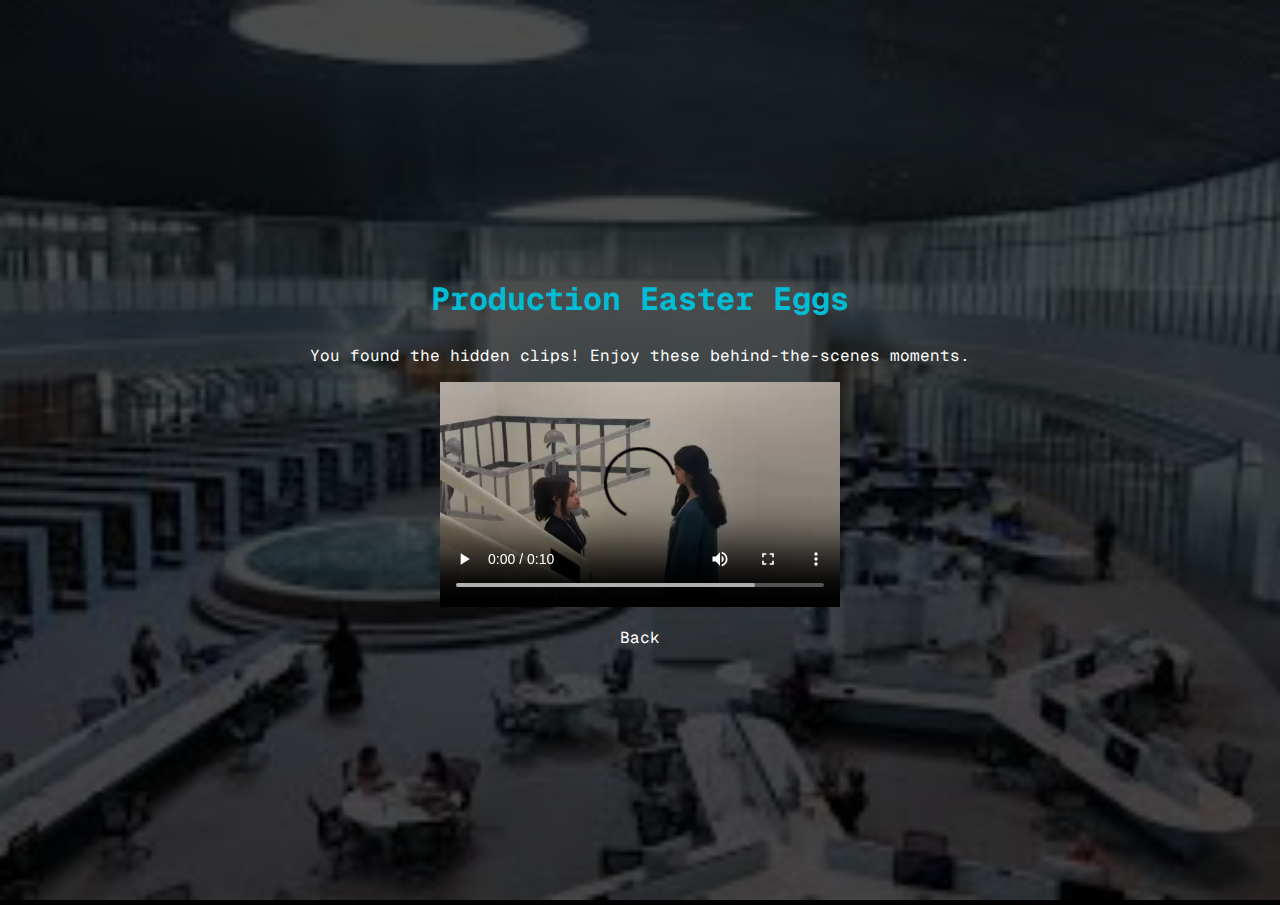
<file: easter-eggs.html>
<!DOCTYPE html>
<html lang="en">

<head>
    <meta charset="UTF-8">
    <meta name="viewport" content="width=device-width, initial-scale=1.0">
    <title>Easter Eggs - 30MFF Production</title>
    <link rel="stylesheet" href="style.css">
    <link rel="stylesheet" href="https://fonts.googleapis.com/css2?family=Geist+Mono:wght@400;700&display=swap">
</head>

<body>
    <main class="easter-eggs-container">
        <div class="background-image">
            <img src="./assets/background.jpg" alt="Background Image">
        </div>
        <h2>Production Easter Eggs</h2>
        <p class="easter-eggs-hint">You found the hidden clips! Enjoy these behind-the-scenes moments.</p>
        <div class="easter-egg-clips">
            <video controls width="400">
                <source src="./assets/easter-clip.mp4" alt="Easter Clip" type="video/mp4">
            </video>
        </div>
        <a class="easter-egg-back" href="index.html">Back</a>
    </main>
</body>

</html>
</file>
<file: style.css>
body {
    margin: 0;
    padding: 0;
    background-color: black;
    display: flex;
    justify-content: center;
    align-items: center;
    min-height: 100vh;
    min-width: 100vw;
    font-family: 'Geist Mono', Arial, sans-serif;
    color: white;
    overflow: hidden;
}

.background-image {
    position: absolute;
    top: 0;
    left: 0;
    width: 100%;
    height: 100%;
    z-index: 0;
}

.background-image img {
    width: 100%;
    height: 100%;
    object-fit: cover;
    filter: brightness(0.3);
}

.film-player-container {
    display: flex;
    flex-direction: column;
    align-items: center;
    justify-content: center;
    position: relative;
    width: 100vw;
    height: 100vh;
    background-color: #000000;
    overflow: hidden;
}

.main-nav {
    position: absolute;
    top: 0;
    left: 0;
    right: 0;
    width: 100%;
    padding: 20px;
    display: flex;
    justify-content: space-around;
    align-items: center;
    z-index: 100;
    background-color: rgba(0, 0, 0, 0.6);
    opacity: 0;
    transition: opacity 0.3s ease-in-out;
    box-sizing: border-box;
}

.main-nav:hover, .main-nav.visible {
    opacity: 1;
}

.film-title {
    font-size: 1.5rem;
    font-weight: semibold;
    font-family: monospace;
}

.nav-links {
    display: flex;
    gap: 0 40px;
    font-size: 0.9rem;
}

.nav-links a:hover {
    color: #00bcd4;
}

.nav-links a {
    color: white;
    text-decoration: none;
}

.loop-counter {
    position: absolute;
    bottom: 30px;
    align-items: center;
    font-size: 1.25rem;
    font-weight: regular;
    font-family: monospace;
    z-index: 100;
    opacity: 0;
    transition: opacity 0.3s ease-in-out;
}

.loop-counter.visible {
    opacity: 1;
}

.about-button {
    background-color: transparent;
    border: none;
    color: white;
    cursor: pointer;
    font-size: 1rem;
}

.about-button:hover {
    color: #00bcd4;
}

.film-video {
    width: 70%;
    height: 80%;
    object-fit: cover;
    display: block;
    border: none;
    z-index: 0;
    transition: width 0.3s ease-in-out, height 0.3s ease-in-out;
}

.film-video.pseudo-fullscreen {
    width: 100%;
    height: 100%;
    object-fit: cover;
}

.play-pause-button-container {
    position: absolute;
    top: 50%;
    left: 50%;
    transform: translate(-50%, -50%);
    opacity: 0;
}

.play-pause-button-container.visible {
    display: block;
    opacity: 1;
}

.play-pause-button-container:hover {
    display: block;
    transition: opacity 0.2s ease-in-out;
    opacity: 1;
}

.toggle-play-pause {
    background-color: transparent;
    border: none;
    padding: 10px;
    color: white;
    cursor: pointer;
    opacity: 1;
}

.toggle-play-pause svg {
    width: 64px;
    height: 64px;
    display: block;
    fill: white;
    opacity: 0.75;
}

.toggle-play-pause:hover svg {
    opacity: 0.9;
}

.audio-control,
.playback-control {
    position: absolute;
    top: 50%;
    transform: translateY(-50%);
    width: 20vw;
    height: 50vh;
    background-color: transparent;
    opacity: 0;
    display: flex;
    flex-direction: column;
    justify-content: center;
    align-items: center;
    transition: opacity 0.2s ease-in-out;
    box-sizing: border-box;
}

.audio-control {
    left: 0;
}

.playback-control {
    right: 0;
}

.audio-icon {
    position: absolute;
    top: 50%;
    left: calc(5vw - 36px);
    transform: translateY(-50%);
    color: white;
    opacity: 0.6;
}

.audio-icon .icon-speaker {
    width: 30px;
    height: 30px;
    fill: currentColor;
}

.playback-speed-indicator {
    position: absolute;
    top: 50%;
    right: calc(5vw - 36px);
    transform: translateY(-50%);
    font-size: 0.9rem;
    color: white;
    opacity: 0.7;
}

.audio-control:hover,
.playback-control:hover,
.audio-control.visible,
.playback-control.visible {
    opacity: 0.5;
}

.audio-slider,
.playback-slider {
    appearance: slider-vertical;
    writing-mode: bt-lr;
    width: 24px;
    height: 50vh;
    background: transparent;
    border: none;
    outline: none;
    color: white;
    accent-color: white;
}

.audio-slider {
    position: absolute;
    left: 5vw;
}

.playback-slider {
    position: absolute;
    right: 5vw;
}

.audio-slider::-webkit-slider-thumb,
.playback-slider::-webkit-slider-thumb,
.audio-slider::-moz-range-thumb,
.playback-slider::-moz-range-thumb {
    -webkit-appearance: none;
    width: 20px;
    height: 20px;
    background: white;
    border-radius: 50%;
    cursor: pointer;
}

.progress-bar-background {
    position: absolute;
    bottom: 0;
    left: 0;
    width: 100%;
    height: 5px;
    background-color: rgba(255, 255, 255, 0.3);
}

.progress-bar {
    position: absolute;
    bottom: 0;
    left: 0;
    width: 1%;
    height: 5px;
    background-color: rgba(255, 255, 255, 0.75);
    transition: width 0.01s ease-in-out;
}

.about-overlay {
    position: fixed;
    top: 0;
    left: 0;
    width: 100%;
    height: 100%;
    background-color: rgba(0, 0, 0, 0.75);
    display: flex;
    justify-content: center;
    align-items: center;
    z-index: 150;
    visibility: hidden;
    opacity: 0.2;
    transition: visibility 0.3s ease-in-out, opacity 0.3s ease-in-out;
}

.about-overlay.visible {
    visibility: visible;
    opacity: 1;
}

.about-content {
    position: relative;
    width: 80%;
    height: 80%;
    display: flex;
    flex-direction: column;
    justify-content: center;
    align-items: center;
}

.about-content h2 {
    margin-top: 0;
    margin-bottom: 30px;
    color: #00bcd4;
    font-size: 2rem;
}

.about-wrapper-row {
    width: 100%;
    display: flex;
    flex-direction: row;
    justify-content: center;
    align-items: center;
}

.about-description {
    background-color: #00bcd4;
    width: 50%;
    padding: 20px;
    justify-content: right;
    align-items: right;
    overflow-wrap: break-word;
}

.about-description p {
    text-align: right;
}

.about-credits {
    width: 50%;
    padding: 20px;
    justify-content: left;
    align-items: left;
    overflow-wrap: break-word;
}

.about-description,
.about-credits,
.about-links {
    margin-bottom: 10px;
    color: white;
    font-size: 0.9em;
}

.about-description {
    padding: 20px;
}

.about-description p {
    padding: 10px;
}

.about-wrapper-column-1 {
    display: flex;
    flex-direction: column;
    width: 50%;
    justify-content: center;
    align-items: left;
    padding: 20px;
}

.about-credits {
    padding: 10px;
}

.about-links {
    padding: 10px;
}

.about-links a {
    color: white;
    text-decoration: none;
}

.about-links a:hover {
    color: #00bcd4;
}

.about-close {
    position: absolute;
    top: 0;
    right: 0;
    background-color: transparent;
    border: none;
    color: white;
    opacity: 0.6;
    cursor: pointer;
    font-size: 18px;
    font-weight: regular;
    padding: 20px;
    transition: opacity 0.3s ease-in-out;
}

.about-close:hover {
    opacity: 1;
}

.easter-eggs-container {
    display: flex;
    flex-direction: column;
    align-items: center;
    justify-content: center;
    padding: 20px;
    color: white;
    background-color: transparent;
    min-height: 100vh;
    box-sizing: border-box;
}

.easter-eggs-container h2 {
    margin-bottom: 10px;
    color: #00bcd4;
    font-size: 2rem;
    z-index: 100;
}

.easter-eggs-hint {
    font-size: 1rem;
    text-align: center;
    z-index: 100;
}

.easter-egg-clips {
    display: flex;
    flex-wrap: wrap;
    gap: 20px;
    justify-content: center;
    align-items: center;
    margin-bottom: 20px;
    z-index: 50;
}

.easter-egg-back {
    cursor: pointer;
    font-size: 1rem;
    text-decoration: none;
    color: inherit;
    z-index: 100;
}

.easter-egg-back:hover {
    color: #00bcd4;
}
</file>
